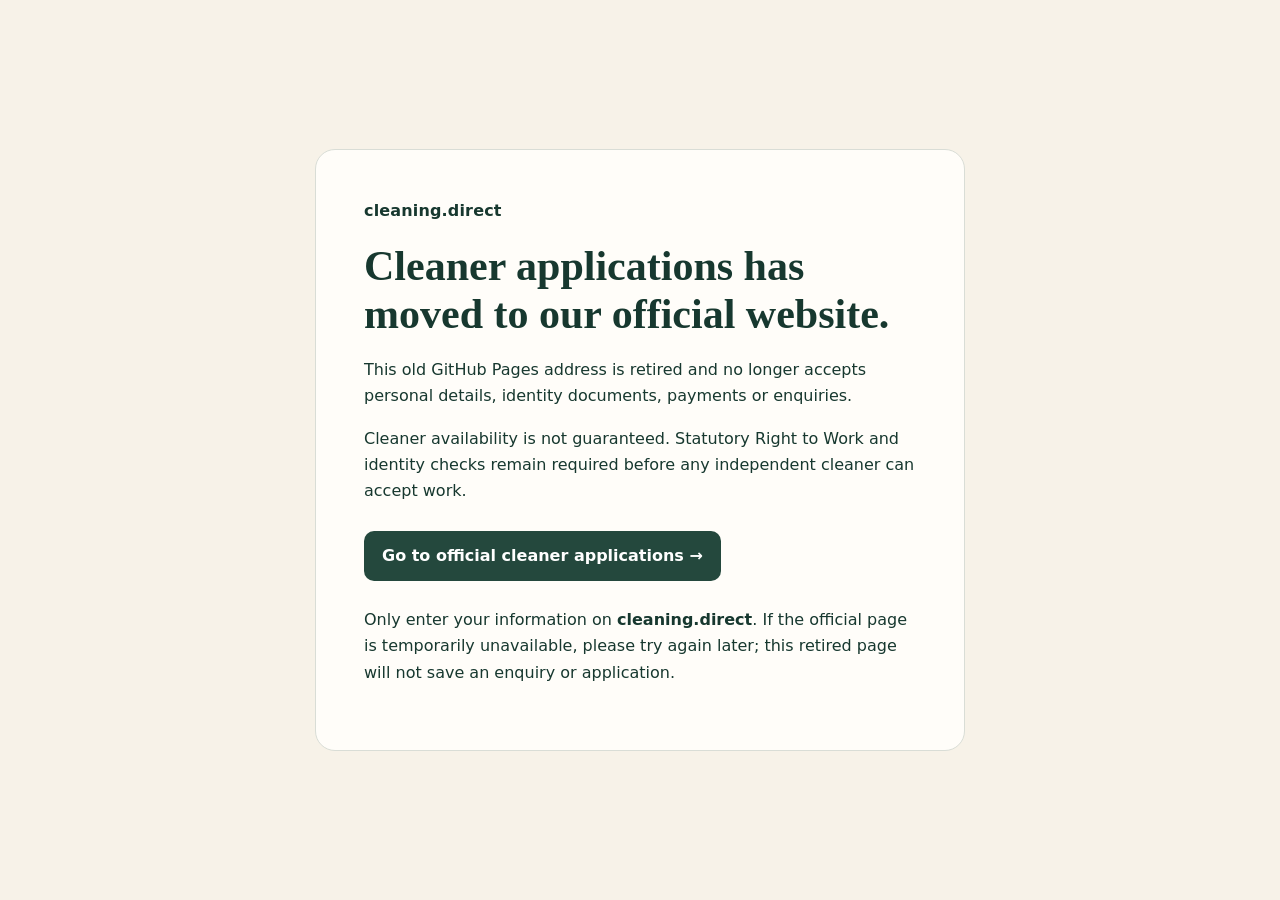
<file: index.html>
<!doctype html>
<html lang="en-GB">
<head>
  <meta charset="utf-8">
  <meta name="viewport" content="width=device-width, initial-scale=1">
  <meta name="robots" content="noindex,nofollow">
  <meta name="referrer" content="no-referrer">
  <meta name="theme-color" content="#24483d">
  <link rel="canonical" href="https://cleaning.direct/cleaners/apply">
  <title>Cleaner applications has moved | Cleaning.direct</title>
  <style>
    *{box-sizing:border-box}body{margin:0;min-height:100vh;display:grid;place-items:center;
    background:#f7f2e8;color:#17382f;font:16px/1.65 system-ui,-apple-system,sans-serif;padding:24px}
    main{max-width:650px;background:#fffdf9;padding:clamp(24px,5vw,48px);border:1px solid #d9ddd6;border-radius:20px}
    h1{font:700 clamp(29px,5vw,42px)/1.15 Georgia,serif;margin:18px 0}
    .brand{font-weight:800;letter-spacing:.01em}.button{display:inline-block;color:white;background:#24483d;
    border-radius:10px;padding:12px 18px;font-weight:750;text-decoration:none;margin:10px 0}
    a:focus-visible{outline:3px solid #b66a50;outline-offset:3px}
  </style>
</head>
<body>
  <main>
    <div class="brand">cleaning.direct</div>
    <h1>Cleaner applications has moved to our official website.</h1>
    <p>This old GitHub Pages address is retired and no longer accepts personal details, identity documents, payments or enquiries.</p>
    <p>Cleaner availability is not guaranteed. Statutory Right to Work and identity checks remain required before any independent cleaner can accept work.</p>
    <a class="button" href="https://cleaning.direct/cleaners/apply" rel="noreferrer">Go to official cleaner applications →</a>
    <p>Only enter your information on <strong>cleaning.direct</strong>. If the official page is temporarily unavailable, please try again later; this retired page will not save an enquiry or application.</p>
  </main>
</body>
</html>
</file>
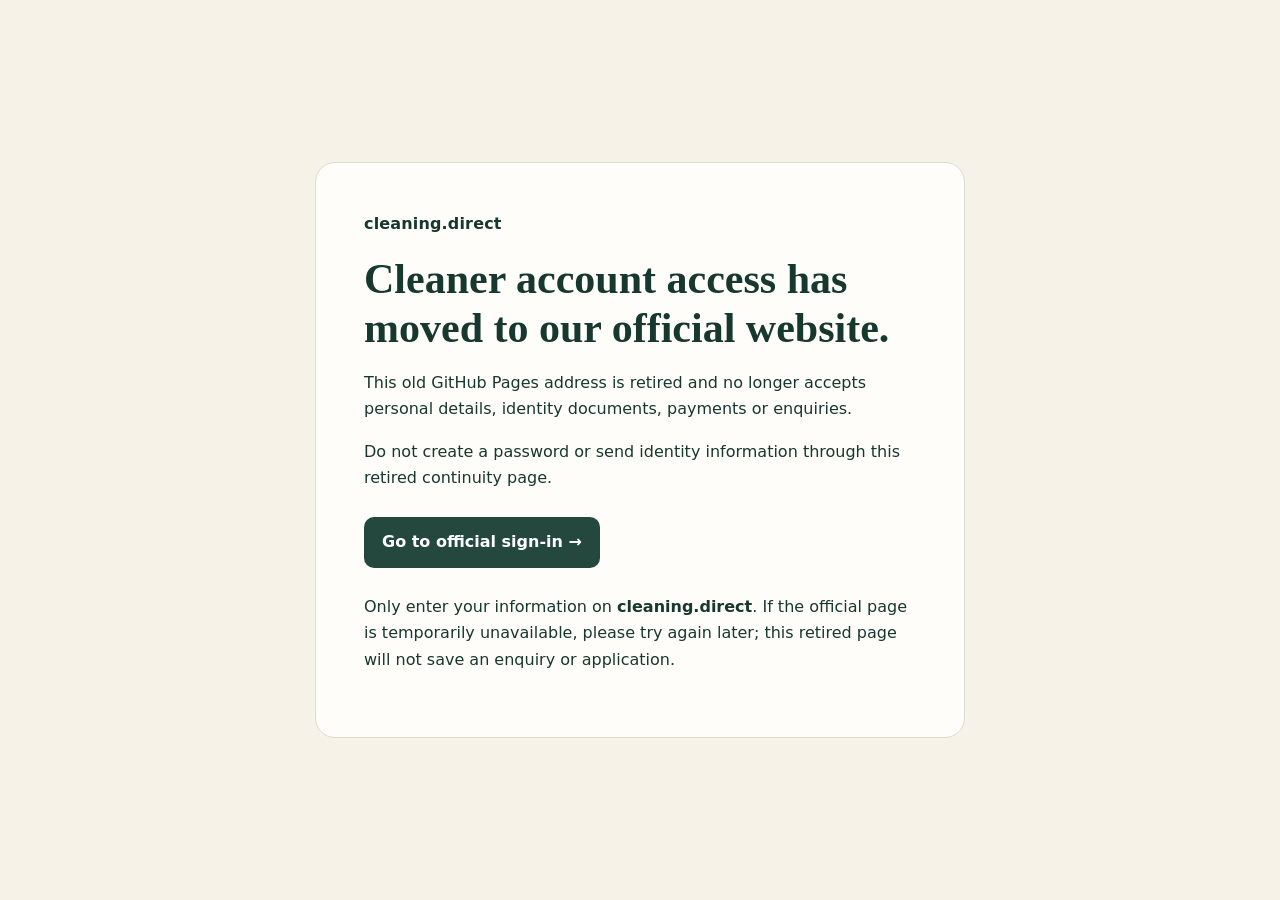
<file: account/index.html>
<!doctype html>
<html lang="en-GB">
<head>
  <meta charset="utf-8">
  <meta name="viewport" content="width=device-width, initial-scale=1">
  <meta name="robots" content="noindex,nofollow">
  <meta name="referrer" content="no-referrer">
  <meta name="theme-color" content="#24483d">
  <link rel="canonical" href="https://cleaning.direct/login">
  <title>Cleaner account access has moved | Cleaning.direct</title>
  <style>
    *{box-sizing:border-box}body{margin:0;min-height:100vh;display:grid;place-items:center;
    background:#f7f2e8;color:#17382f;font:16px/1.65 system-ui,-apple-system,sans-serif;padding:24px}
    main{max-width:650px;background:#fffdf9;padding:clamp(24px,5vw,48px);border:1px solid #d9ddd6;border-radius:20px}
    h1{font:700 clamp(29px,5vw,42px)/1.15 Georgia,serif;margin:18px 0}
    .brand{font-weight:800;letter-spacing:.01em}.button{display:inline-block;color:white;background:#24483d;
    border-radius:10px;padding:12px 18px;font-weight:750;text-decoration:none;margin:10px 0}
    a:focus-visible{outline:3px solid #b66a50;outline-offset:3px}
  </style>
</head>
<body>
  <main>
    <div class="brand">cleaning.direct</div>
    <h1>Cleaner account access has moved to our official website.</h1>
    <p>This old GitHub Pages address is retired and no longer accepts personal details, identity documents, payments or enquiries.</p>
    <p>Do not create a password or send identity information through this retired continuity page.</p>
    <a class="button" href="https://cleaning.direct/login" rel="noreferrer">Go to official sign-in →</a>
    <p>Only enter your information on <strong>cleaning.direct</strong>. If the official page is temporarily unavailable, please try again later; this retired page will not save an enquiry or application.</p>
  </main>
</body>
</html>
</file>
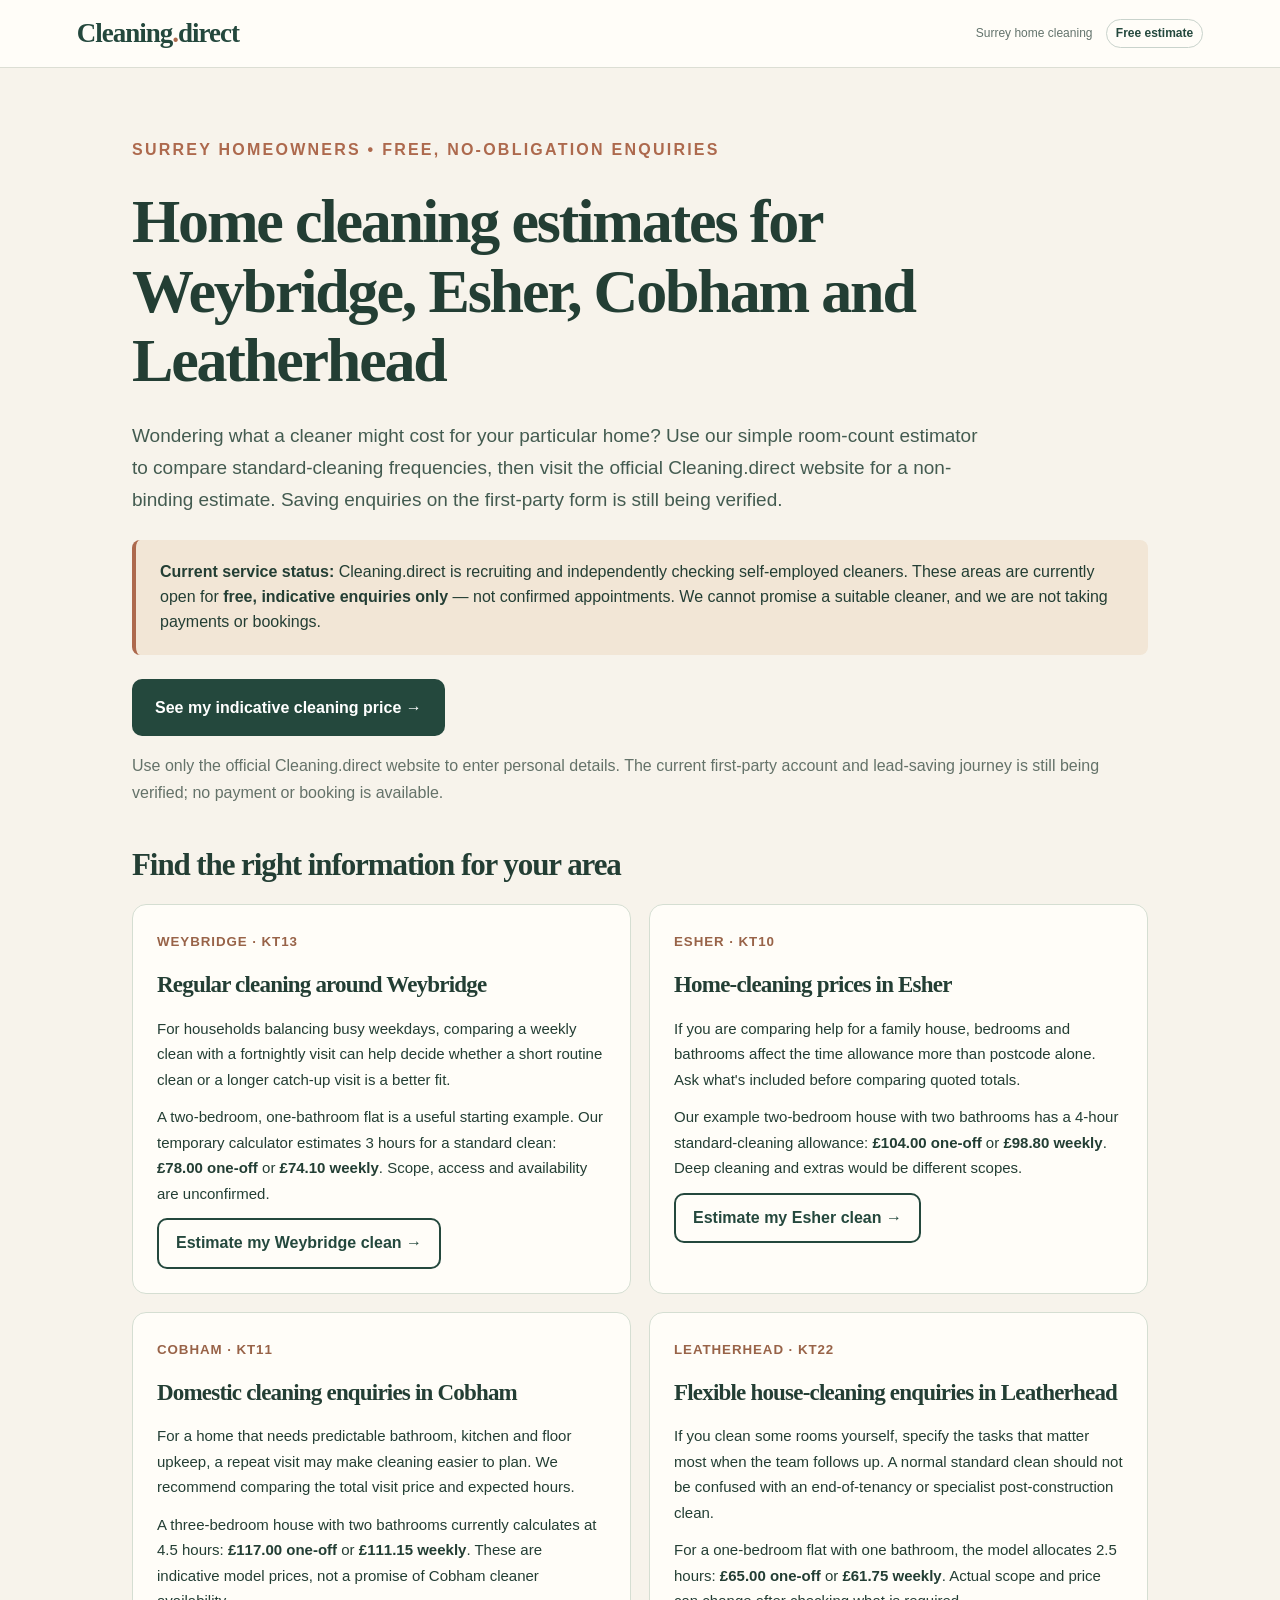
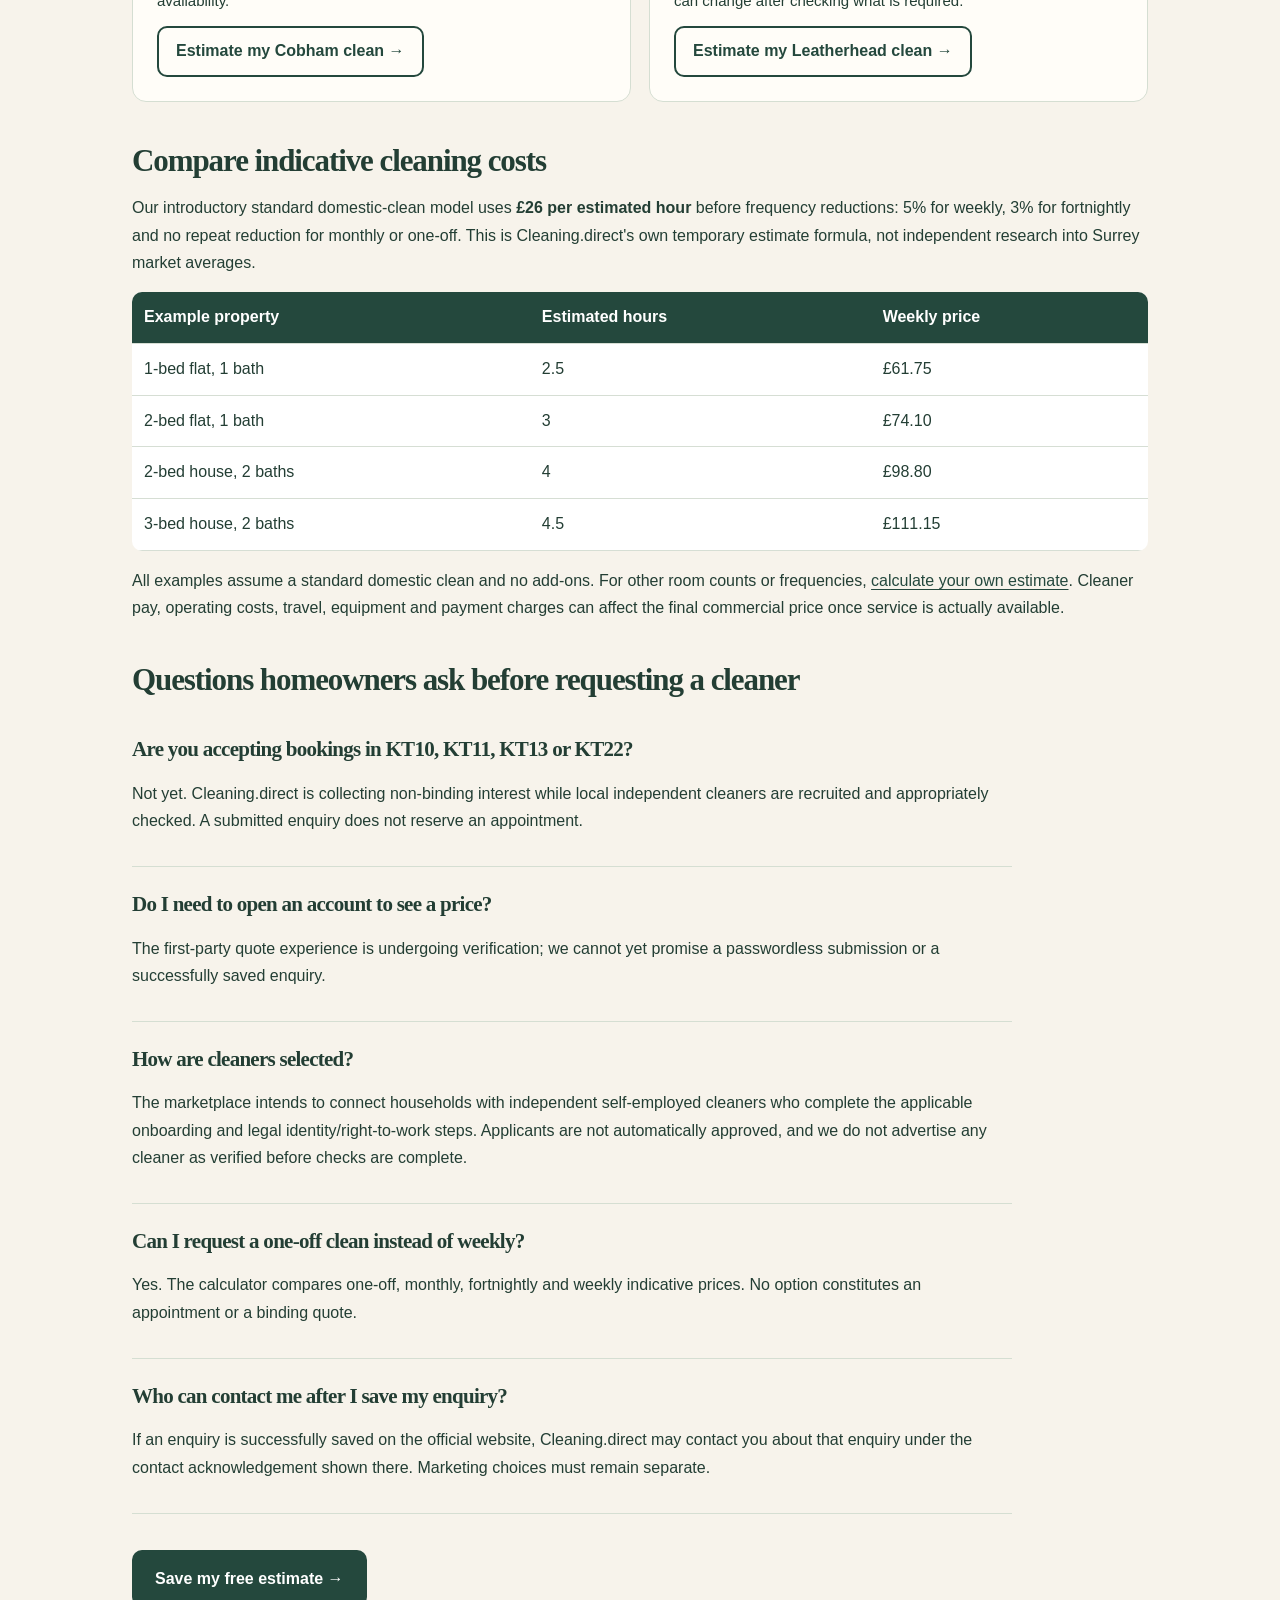
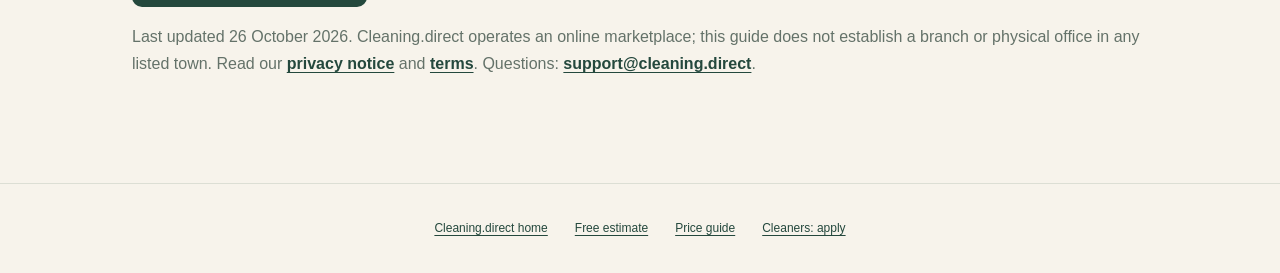
<file: areas/index.html>
<!doctype html>
<html lang="en-GB">
<head>
<meta charset="utf-8"><meta name="viewport" content="width=device-width, initial-scale=1">
<title>Domestic cleaning estimates in Weybridge, Esher, Cobham & Leatherhead | Cleaning.direct</title>
<meta name="description" content="See indicative domestic cleaning prices for Weybridge, Esher, Cobham and Leatherhead homes, compare weekly vs fortnightly cleaning, and save a free enquiry. No account or payment.">
<meta name="robots" content="index,follow">
<meta name="theme-color" content="#24483d">
<meta property="og:type" content="article"><meta property="og:site_name" content="Cleaning.direct">
<meta property="og:title" content="Surrey home cleaning: local price guide and free estimate">
<meta property="og:description" content="What could weekly or fortnightly cleaning cost for your Surrey home? Compare realistic time allowances and leave a free, non-binding enquiry.">
<meta property="og:url" content="https://lou4yo.github.io/cleaning-direct-apply/areas/">
<meta property="og:image" content="https://cleaning.direct/cleaning-direct-hero.webp">
<link rel="canonical" href="https://lou4yo.github.io/cleaning-direct-apply/areas/">
<link rel="stylesheet" href="../quote/styles.css">
<style>
.area-shell{max-width:1060px;margin:0 auto;padding:52px 22px 90px}
.area-shell h1{font-size:clamp(36px,6vw,62px);max-width:890px}.area-shell h2{font-size:31px;margin:42px 0 14px}
.area-shell h3{font-size:23px;margin:18px 0}.area-shell p,.area-shell li{font-size:16px;line-height:1.7}
.area-shell .intro-text{max-width:860px;font-size:19px;color:#435b50}
.area-grid{display:grid;grid-template-columns:repeat(2,minmax(0,1fr));gap:18px;margin-top:21px}
.area{border:1px solid #d5ded2;border-radius:14px;background:#fffdf8;padding:24px}
.area small{color:#986348;font-weight:800;text-transform:uppercase;letter-spacing:.07em}
.area p{font-size:15px;margin:12px 0}
.big-link{display:inline-flex;min-height:48px;align-items:center;text-decoration:none;border:2px solid #24483d;padding:11px 17px;border-radius:10px;font-weight:760}
.big-link:hover{background:#e8eee8}
.primary-link{background:#24483d;color:#fff;border:0;padding:15px 23px;font-weight:800}
.primary-link:hover{background:#34624d;color:white}
.article-note{padding:20px 24px;background:#f2e6d6;border-left:4px solid #ad694d;margin:24px 0;border-radius:8px}
.area-shell table{width:100%;border-collapse:collapse;background:#fff;border-radius:10px;overflow:hidden}
.area-shell th{background:#24483d;color:#fff}.area-shell td,.area-shell th{padding:13px 12px;text-align:left;border-bottom:1px solid #d6ded4}
.answer{max-width:880px;border-bottom:1px solid #d5ded2;padding:8px 0 16px}
.answer h3{font-size:21px}
@media(max-width:690px){.area-grid{grid-template-columns:1fr}.area-shell{padding:34px 18px}.area-shell td,.area-shell th{font-size:13px;padding:10px 7px}}
</style>
</head>
<body>
<a class="skip" href="#main">Skip to local cleaning guide</a>
<header class="topbar"><a class="brand" href="https://cleaning.direct/">Cleaning<span class="dot">.</span>direct</a><div class="tag">Surrey home cleaning <span class="badge">Free estimate</span></div></header>
<main class="area-shell" id="main">
<p class="eyebrow">Surrey homeowners • Free, no-obligation enquiries</p>
<h1>Home cleaning estimates for Weybridge, Esher, Cobham and Leatherhead</h1>
<p class="intro-text">Wondering what a cleaner might cost for your particular home? Use our simple room-count estimator to compare standard-cleaning frequencies, then visit the official Cleaning.direct website for a non-binding estimate. Saving enquiries on the first-party form is still being verified.</p>
<div class="article-note"><strong>Current service status:</strong> Cleaning.direct is recruiting and independently checking self-employed cleaners. These areas are currently open for <strong>free, indicative enquiries only</strong> — not confirmed appointments. We cannot promise a suitable cleaner, and we are not taking payments or bookings.</div>
<p><a class="big-link primary-link" href="https://cleaning.direct/book?utm_source=organic&utm_medium=local_guide&utm_campaign=surrey_homes">See my indicative cleaning price →</a></p>
<p class="fine">Use only the official Cleaning.direct website to enter personal details. The current first-party account and lead-saving journey is still being verified; no payment or booking is available.</p>

<h2>Find the right information for your area</h2>
<div class="area-grid">
<section class="area" id="weybridge"><small>Weybridge · KT13</small><h3>Regular cleaning around Weybridge</h3>
<p>For households balancing busy weekdays, comparing a weekly clean with a fortnightly visit can help decide whether a short routine clean or a longer catch-up visit is a better fit.</p>
<p>A two-bedroom, one-bathroom flat is a useful starting example. Our temporary calculator estimates 3 hours for a standard clean: <strong>£78.00 one-off</strong> or <strong>£74.10 weekly</strong>. Scope, access and availability are unconfirmed.</p>
<a class="big-link" href="https://cleaning.direct/book?utm_source=organic&utm_medium=local_guide&utm_campaign=weybridge_kt13">Estimate my Weybridge clean →</a></section>
<section class="area" id="esher"><small>Esher · KT10</small><h3>Home-cleaning prices in Esher</h3>
<p>If you are comparing help for a family house, bedrooms and bathrooms affect the time allowance more than postcode alone. Ask what's included before comparing quoted totals.</p>
<p>Our example two-bedroom house with two bathrooms has a 4-hour standard-cleaning allowance: <strong>£104.00 one-off</strong> or <strong>£98.80 weekly</strong>. Deep cleaning and extras would be different scopes.</p>
<a class="big-link" href="https://cleaning.direct/book?utm_source=organic&utm_medium=local_guide&utm_campaign=esher_kt10">Estimate my Esher clean →</a></section>
<section class="area" id="cobham"><small>Cobham · KT11</small><h3>Domestic cleaning enquiries in Cobham</h3>
<p>For a home that needs predictable bathroom, kitchen and floor upkeep, a repeat visit may make cleaning easier to plan. We recommend comparing the total visit price and expected hours.</p>
<p>A three-bedroom house with two bathrooms currently calculates at 4.5 hours: <strong>£117.00 one-off</strong> or <strong>£111.15 weekly</strong>. These are indicative model prices, not a promise of Cobham cleaner availability.</p>
<a class="big-link" href="https://cleaning.direct/book?utm_source=organic&utm_medium=local_guide&utm_campaign=cobham_kt11">Estimate my Cobham clean →</a></section>
<section class="area" id="leatherhead"><small>Leatherhead · KT22</small><h3>Flexible house-cleaning enquiries in Leatherhead</h3>
<p>If you clean some rooms yourself, specify the tasks that matter most when the team follows up. A normal standard clean should not be confused with an end-of-tenancy or specialist post-construction clean.</p>
<p>For a one-bedroom flat with one bathroom, the model allocates 2.5 hours: <strong>£65.00 one-off</strong> or <strong>£61.75 weekly</strong>. Actual scope and price can change after checking what is required.</p>
<a class="big-link" href="https://cleaning.direct/book?utm_source=organic&utm_medium=local_guide&utm_campaign=leatherhead_kt22">Estimate my Leatherhead clean →</a></section>
</div>

<h2>Compare indicative cleaning costs</h2>
<p>Our introductory standard domestic-clean model uses <strong>£26 per estimated hour</strong> before frequency reductions: 5% for weekly, 3% for fortnightly and no repeat reduction for monthly or one-off. This is Cleaning.direct's own temporary estimate formula, not independent research into Surrey market averages.</p>
<table><thead><tr><th>Example property</th><th>Estimated hours</th><th>Weekly price</th></tr></thead><tbody>
<tr><td>1-bed flat, 1 bath</td><td>2.5</td><td>£61.75</td></tr>
<tr><td>2-bed flat, 1 bath</td><td>3</td><td>£74.10</td></tr>
<tr><td>2-bed house, 2 baths</td><td>4</td><td>£98.80</td></tr>
<tr><td>3-bed house, 2 baths</td><td>4.5</td><td>£111.15</td></tr>
</tbody></table>
<p>All examples assume a standard domestic clean and no add-ons. For other room counts or frequencies, <a href="https://cleaning.direct/book?utm_source=organic&utm_medium=local_guide&utm_campaign=surrey_examples">calculate your own estimate</a>. Cleaner pay, operating costs, travel, equipment and payment charges can affect the final commercial price once service is actually available.</p>

<h2>Questions homeowners ask before requesting a cleaner</h2>
<section class="answer"><h3>Are you accepting bookings in KT10, KT11, KT13 or KT22?</h3><p>Not yet. Cleaning.direct is collecting non-binding interest while local independent cleaners are recruited and appropriately checked. A submitted enquiry does not reserve an appointment.</p></section>
<section class="answer"><h3>Do I need to open an account to see a price?</h3><p>The first-party quote experience is undergoing verification; we cannot yet promise a passwordless submission or a successfully saved enquiry.</p></section>
<section class="answer"><h3>How are cleaners selected?</h3><p>The marketplace intends to connect households with independent self-employed cleaners who complete the applicable onboarding and legal identity/right-to-work steps. Applicants are not automatically approved, and we do not advertise any cleaner as verified before checks are complete.</p></section>
<section class="answer"><h3>Can I request a one-off clean instead of weekly?</h3><p>Yes. The calculator compares one-off, monthly, fortnightly and weekly indicative prices. No option constitutes an appointment or a binding quote.</p></section>
<section class="answer"><h3>Who can contact me after I save my enquiry?</h3><p>If an enquiry is successfully saved on the official website, Cleaning.direct may contact you about that enquiry under the contact acknowledgement shown there. Marketing choices must remain separate.</p></section>

<p style="margin-top:36px"><a class="big-link primary-link" href="https://cleaning.direct/book?utm_source=organic&utm_medium=local_guide&utm_campaign=surrey_bottom">Save my free estimate →</a></p>
<p class="fine">Last updated 26 October 2026. Cleaning.direct operates an online marketplace; this guide does not establish a branch or physical office in any listed town. Read our <a href="https://cleaning.direct/privacy">privacy notice</a> and <a href="https://cleaning.direct/terms">terms</a>. Questions: <a href="mailto:support@cleaning.direct">support@cleaning.direct</a>.</p>
</main>
<footer><a href="https://cleaning.direct/">Cleaning.direct home</a><a href="https://cleaning.direct/book">Free estimate</a><a href="../guides/surrey-domestic-cleaning-prices/">Price guide</a><a href="https://cleaning.direct/cleaners/apply">Cleaners: apply</a></footer>
</body></html>
</file>
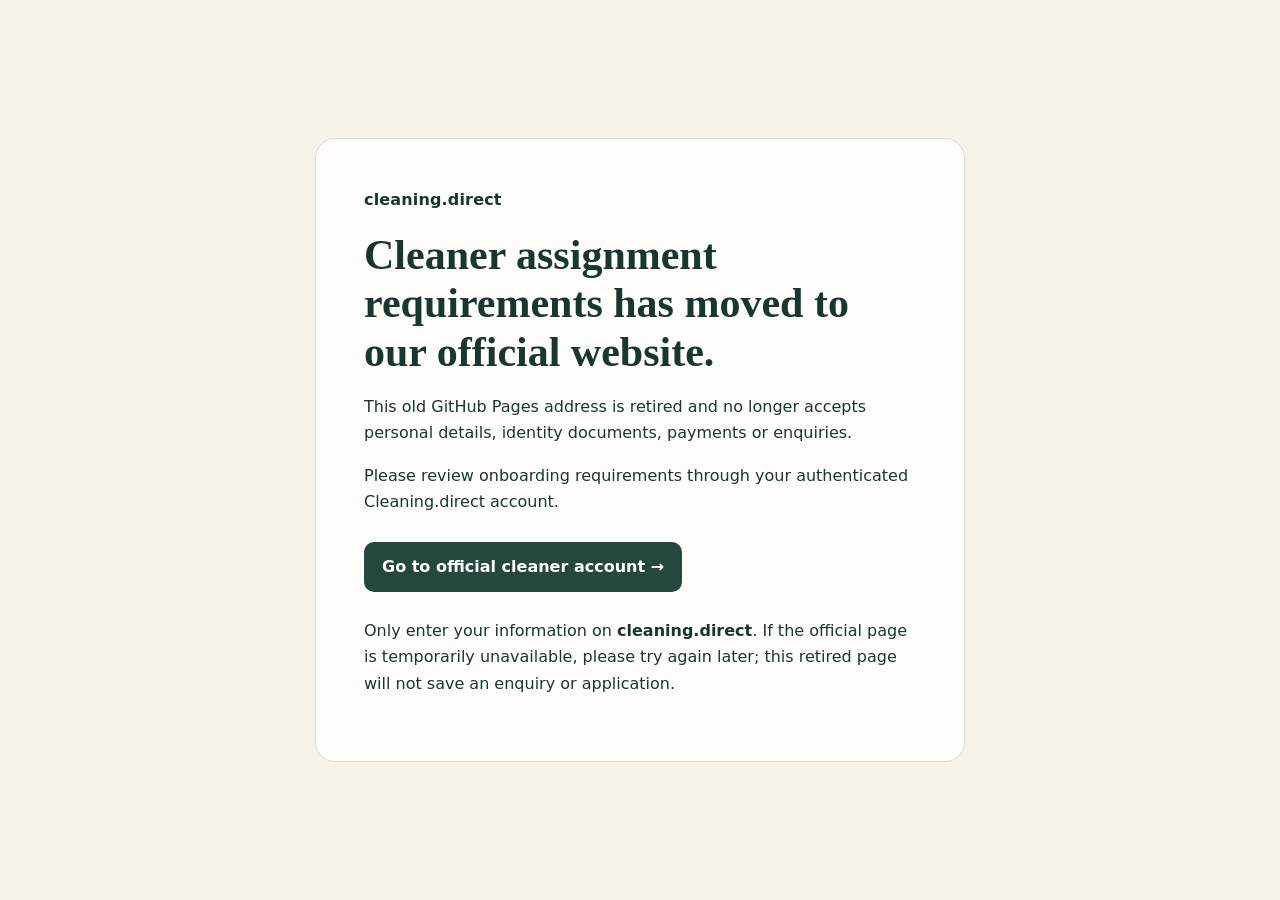
<file: assignment-requirements/index.html>
<!doctype html>
<html lang="en-GB">
<head>
  <meta charset="utf-8">
  <meta name="viewport" content="width=device-width, initial-scale=1">
  <meta name="robots" content="noindex,nofollow">
  <meta name="referrer" content="no-referrer">
  <meta name="theme-color" content="#24483d">
  <link rel="canonical" href="https://cleaning.direct/login">
  <title>Cleaner assignment requirements has moved | Cleaning.direct</title>
  <style>
    *{box-sizing:border-box}body{margin:0;min-height:100vh;display:grid;place-items:center;
    background:#f7f2e8;color:#17382f;font:16px/1.65 system-ui,-apple-system,sans-serif;padding:24px}
    main{max-width:650px;background:#fffdf9;padding:clamp(24px,5vw,48px);border:1px solid #d9ddd6;border-radius:20px}
    h1{font:700 clamp(29px,5vw,42px)/1.15 Georgia,serif;margin:18px 0}
    .brand{font-weight:800;letter-spacing:.01em}.button{display:inline-block;color:white;background:#24483d;
    border-radius:10px;padding:12px 18px;font-weight:750;text-decoration:none;margin:10px 0}
    a:focus-visible{outline:3px solid #b66a50;outline-offset:3px}
  </style>
</head>
<body>
  <main>
    <div class="brand">cleaning.direct</div>
    <h1>Cleaner assignment requirements has moved to our official website.</h1>
    <p>This old GitHub Pages address is retired and no longer accepts personal details, identity documents, payments or enquiries.</p>
    <p>Please review onboarding requirements through your authenticated Cleaning.direct account.</p>
    <a class="button" href="https://cleaning.direct/login" rel="noreferrer">Go to official cleaner account →</a>
    <p>Only enter your information on <strong>cleaning.direct</strong>. If the official page is temporarily unavailable, please try again later; this retired page will not save an enquiry or application.</p>
  </main>
</body>
</html>
</file>
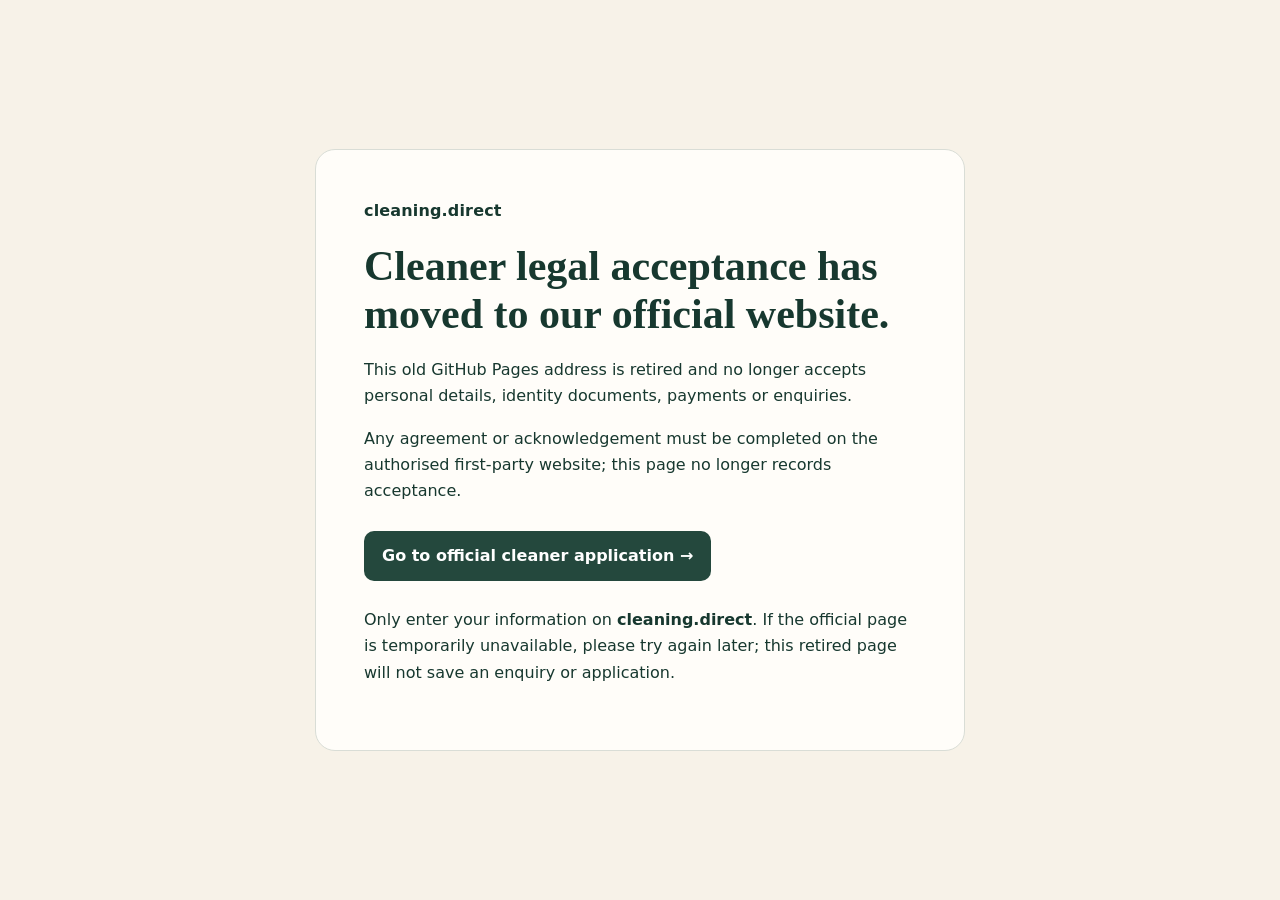
<file: legal-pack/index.html>
<!doctype html>
<html lang="en-GB">
<head>
  <meta charset="utf-8">
  <meta name="viewport" content="width=device-width, initial-scale=1">
  <meta name="robots" content="noindex,nofollow">
  <meta name="referrer" content="no-referrer">
  <meta name="theme-color" content="#24483d">
  <link rel="canonical" href="https://cleaning.direct/cleaners/apply">
  <title>Cleaner legal acceptance has moved | Cleaning.direct</title>
  <style>
    *{box-sizing:border-box}body{margin:0;min-height:100vh;display:grid;place-items:center;
    background:#f7f2e8;color:#17382f;font:16px/1.65 system-ui,-apple-system,sans-serif;padding:24px}
    main{max-width:650px;background:#fffdf9;padding:clamp(24px,5vw,48px);border:1px solid #d9ddd6;border-radius:20px}
    h1{font:700 clamp(29px,5vw,42px)/1.15 Georgia,serif;margin:18px 0}
    .brand{font-weight:800;letter-spacing:.01em}.button{display:inline-block;color:white;background:#24483d;
    border-radius:10px;padding:12px 18px;font-weight:750;text-decoration:none;margin:10px 0}
    a:focus-visible{outline:3px solid #b66a50;outline-offset:3px}
  </style>
</head>
<body>
  <main>
    <div class="brand">cleaning.direct</div>
    <h1>Cleaner legal acceptance has moved to our official website.</h1>
    <p>This old GitHub Pages address is retired and no longer accepts personal details, identity documents, payments or enquiries.</p>
    <p>Any agreement or acknowledgement must be completed on the authorised first-party website; this page no longer records acceptance.</p>
    <a class="button" href="https://cleaning.direct/cleaners/apply" rel="noreferrer">Go to official cleaner application →</a>
    <p>Only enter your information on <strong>cleaning.direct</strong>. If the official page is temporarily unavailable, please try again later; this retired page will not save an enquiry or application.</p>
  </main>
</body>
</html>
</file>
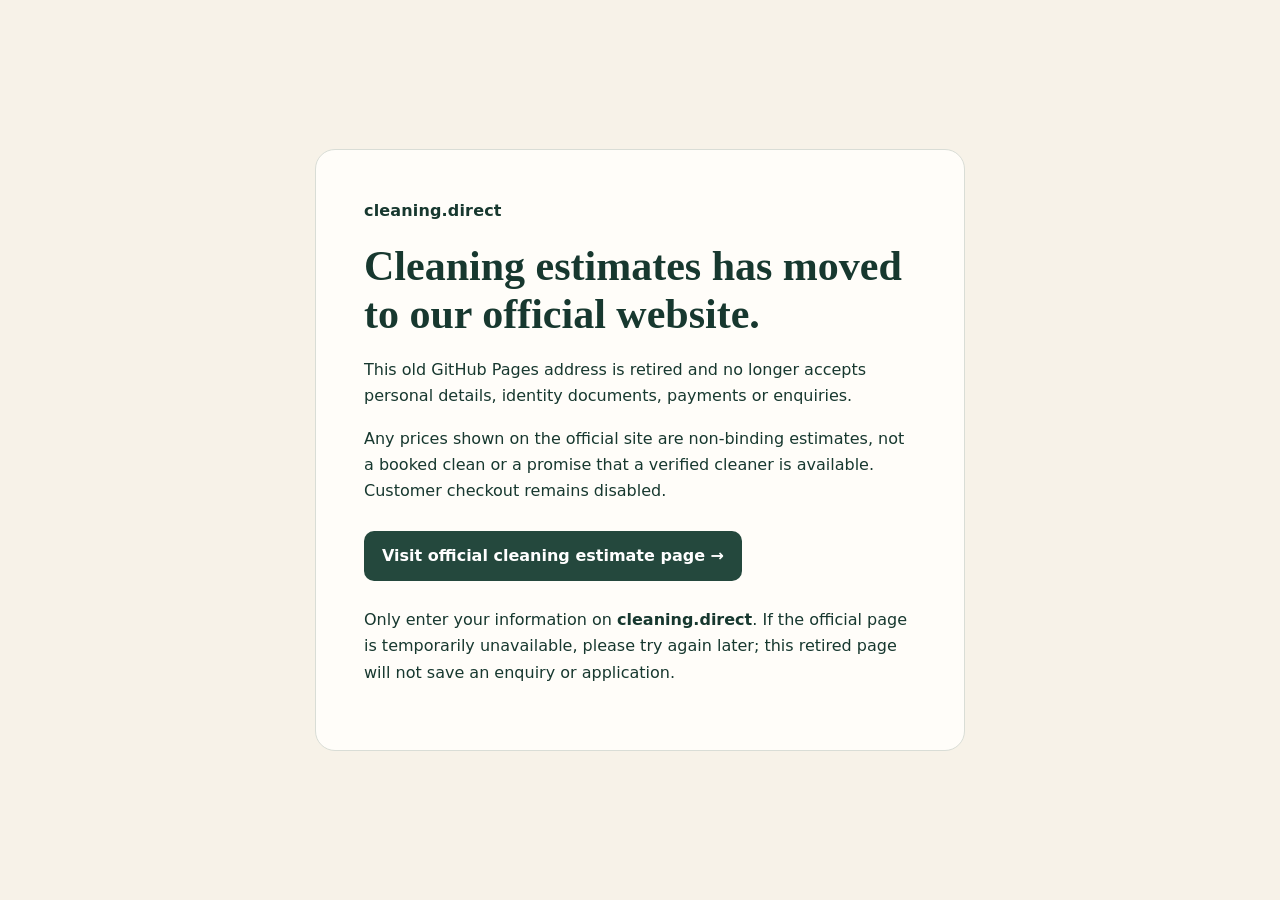
<file: quote/index.html>
<!doctype html>
<html lang="en-GB">
<head>
  <meta charset="utf-8">
  <meta name="viewport" content="width=device-width, initial-scale=1">
  <meta name="robots" content="noindex,nofollow">
  <meta name="referrer" content="no-referrer">
  <meta name="theme-color" content="#24483d">
  <link rel="canonical" href="https://cleaning.direct/book">
  <title>Cleaning estimates has moved | Cleaning.direct</title>
  <style>
    *{box-sizing:border-box}body{margin:0;min-height:100vh;display:grid;place-items:center;
    background:#f7f2e8;color:#17382f;font:16px/1.65 system-ui,-apple-system,sans-serif;padding:24px}
    main{max-width:650px;background:#fffdf9;padding:clamp(24px,5vw,48px);border:1px solid #d9ddd6;border-radius:20px}
    h1{font:700 clamp(29px,5vw,42px)/1.15 Georgia,serif;margin:18px 0}
    .brand{font-weight:800;letter-spacing:.01em}.button{display:inline-block;color:white;background:#24483d;
    border-radius:10px;padding:12px 18px;font-weight:750;text-decoration:none;margin:10px 0}
    a:focus-visible{outline:3px solid #b66a50;outline-offset:3px}
  </style>
</head>
<body>
  <main>
    <div class="brand">cleaning.direct</div>
    <h1>Cleaning estimates has moved to our official website.</h1>
    <p>This old GitHub Pages address is retired and no longer accepts personal details, identity documents, payments or enquiries.</p>
    <p>Any prices shown on the official site are non-binding estimates, not a booked clean or a promise that a verified cleaner is available. Customer checkout remains disabled.</p>
    <a class="button" href="https://cleaning.direct/book" rel="noreferrer">Visit official cleaning estimate page →</a>
    <p>Only enter your information on <strong>cleaning.direct</strong>. If the official page is temporarily unavailable, please try again later; this retired page will not save an enquiry or application.</p>
  </main>
</body>
</html>
</file>
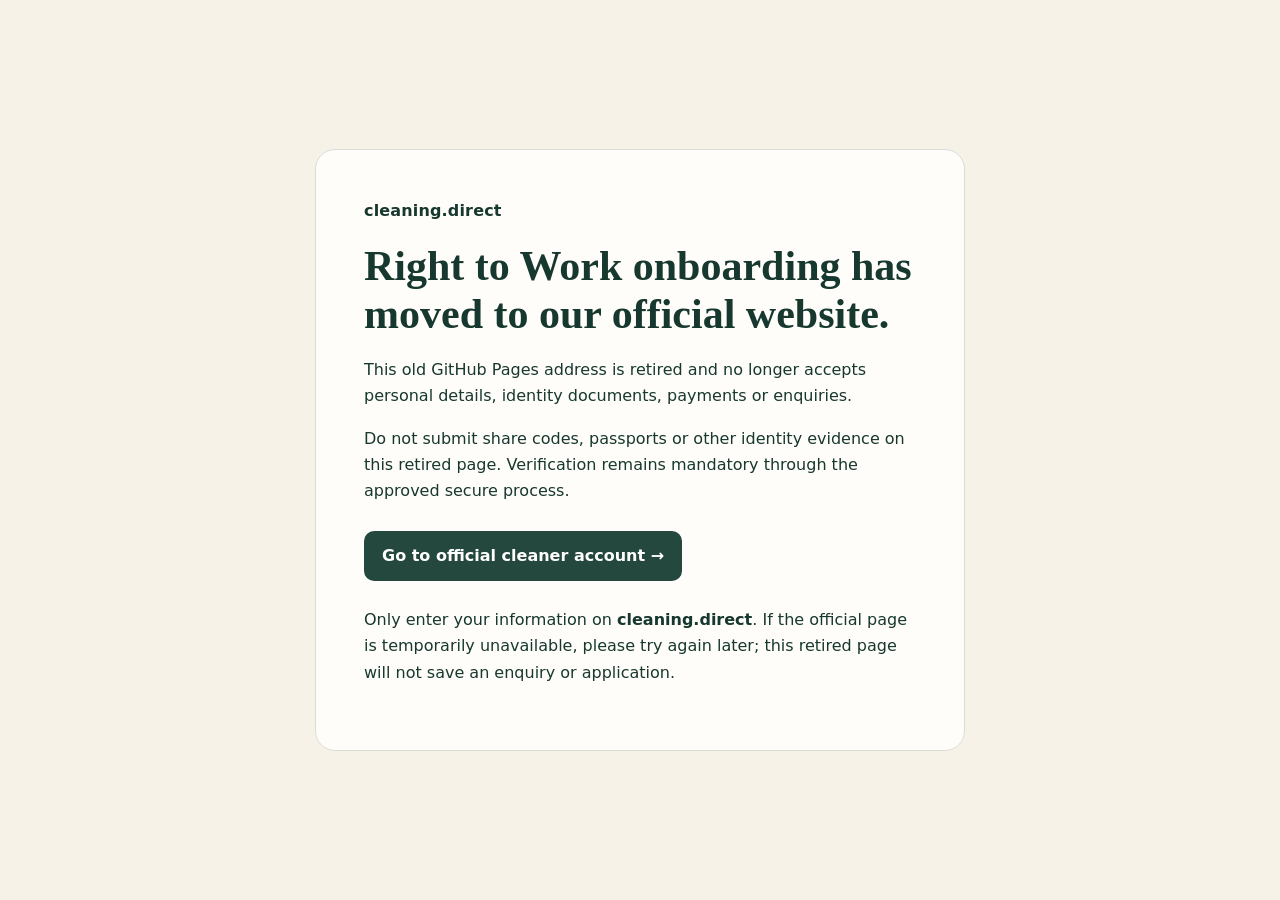
<file: rtw/index.html>
<!doctype html>
<html lang="en-GB">
<head>
  <meta charset="utf-8">
  <meta name="viewport" content="width=device-width, initial-scale=1">
  <meta name="robots" content="noindex,nofollow">
  <meta name="referrer" content="no-referrer">
  <meta name="theme-color" content="#24483d">
  <link rel="canonical" href="https://cleaning.direct/login">
  <title>Right to Work onboarding has moved | Cleaning.direct</title>
  <style>
    *{box-sizing:border-box}body{margin:0;min-height:100vh;display:grid;place-items:center;
    background:#f7f2e8;color:#17382f;font:16px/1.65 system-ui,-apple-system,sans-serif;padding:24px}
    main{max-width:650px;background:#fffdf9;padding:clamp(24px,5vw,48px);border:1px solid #d9ddd6;border-radius:20px}
    h1{font:700 clamp(29px,5vw,42px)/1.15 Georgia,serif;margin:18px 0}
    .brand{font-weight:800;letter-spacing:.01em}.button{display:inline-block;color:white;background:#24483d;
    border-radius:10px;padding:12px 18px;font-weight:750;text-decoration:none;margin:10px 0}
    a:focus-visible{outline:3px solid #b66a50;outline-offset:3px}
  </style>
</head>
<body>
  <main>
    <div class="brand">cleaning.direct</div>
    <h1>Right to Work onboarding has moved to our official website.</h1>
    <p>This old GitHub Pages address is retired and no longer accepts personal details, identity documents, payments or enquiries.</p>
    <p>Do not submit share codes, passports or other identity evidence on this retired page. Verification remains mandatory through the approved secure process.</p>
    <a class="button" href="https://cleaning.direct/login" rel="noreferrer">Go to official cleaner account →</a>
    <p>Only enter your information on <strong>cleaning.direct</strong>. If the official page is temporarily unavailable, please try again later; this retired page will not save an enquiry or application.</p>
  </main>
</body>
</html>
</file>
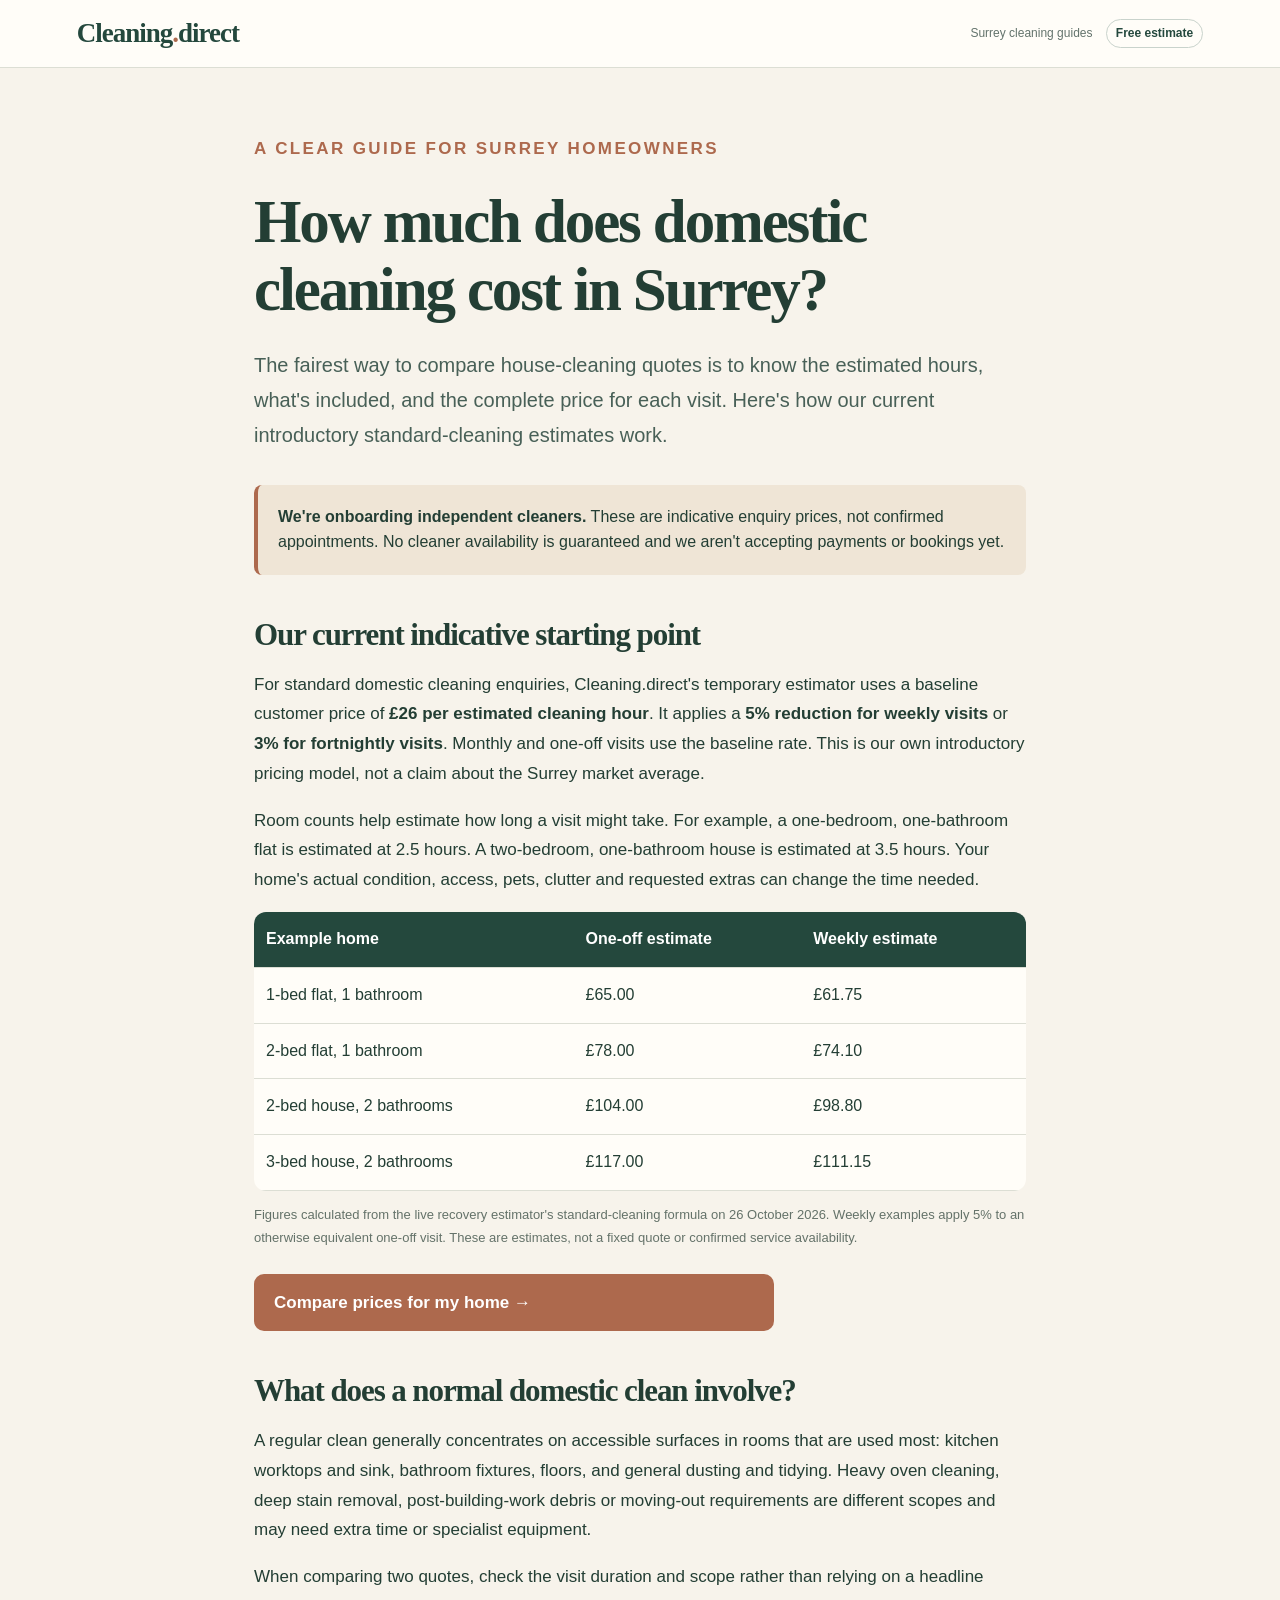
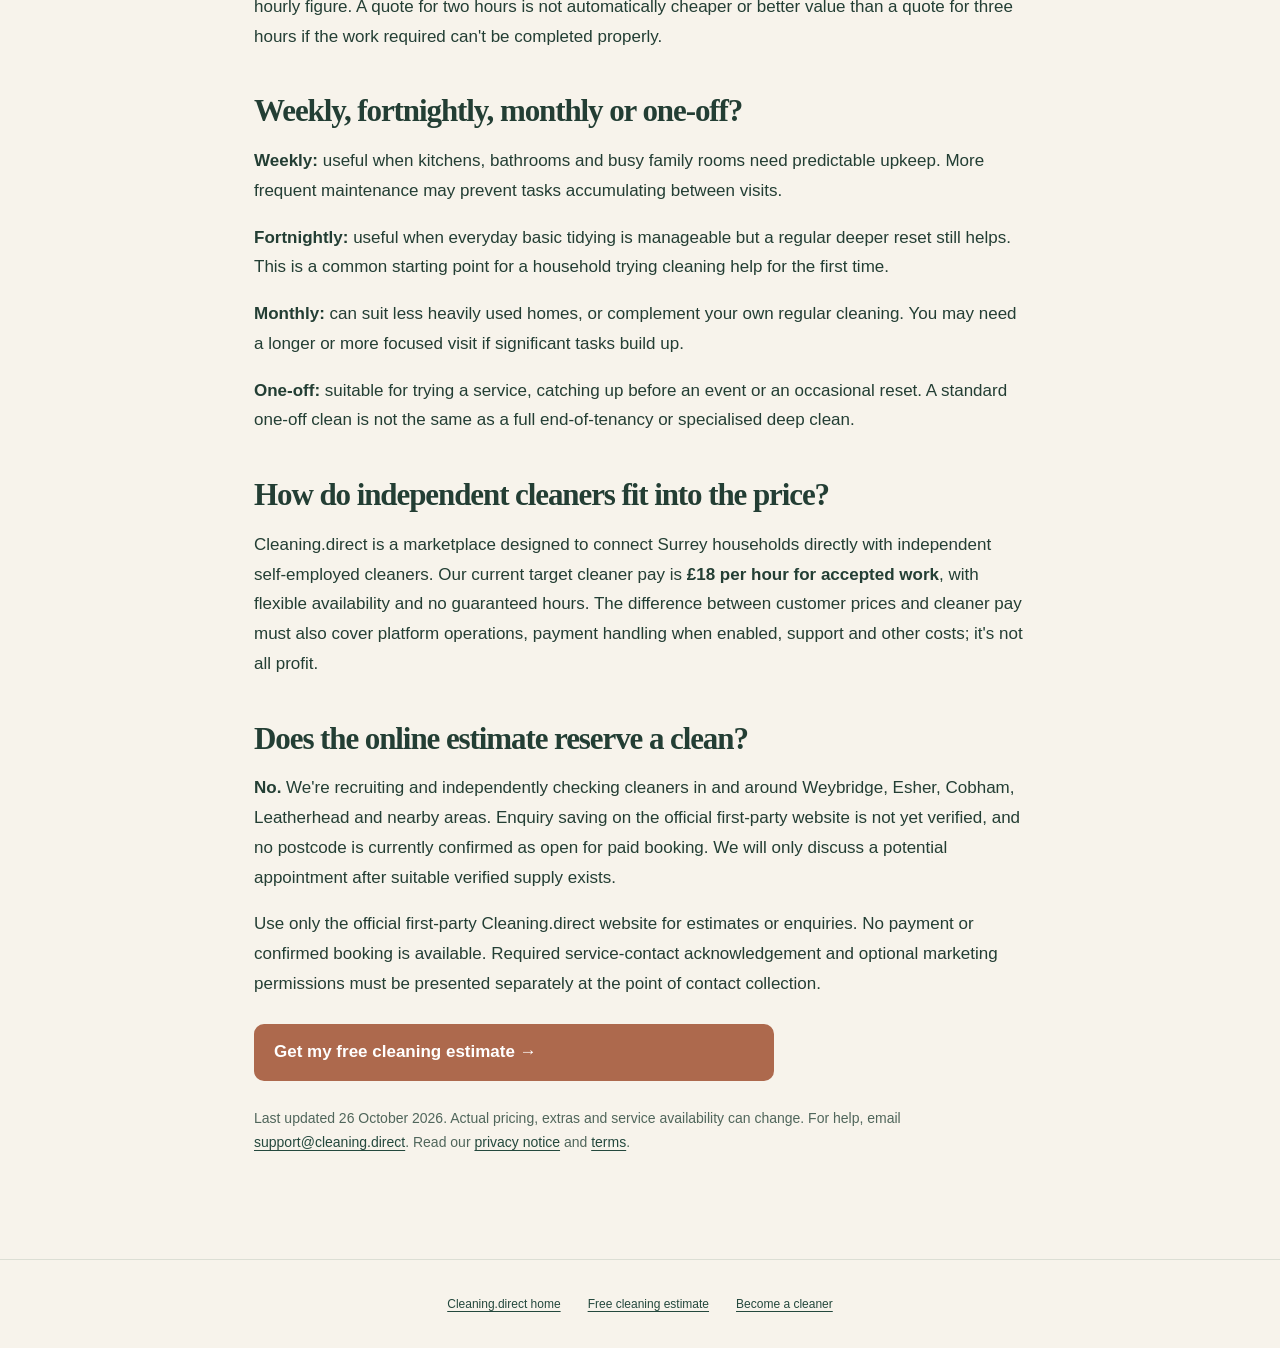
<file: guides/surrey-domestic-cleaning-prices/index.html>
<!doctype html>
<html lang="en-GB">
<head>
<meta charset="utf-8"><meta name="viewport" content="width=device-width,initial-scale=1">
<meta name="description" content="Understand Cleaning.direct's indicative Surrey domestic cleaning prices, what affects cleaning time, and how weekly and fortnightly visits compare.">
<meta name="robots" content="index,follow">
<meta name="theme-color" content="#24483d">
<title>How much does domestic cleaning cost in Surrey? | Cleaning.direct</title>
<link rel="stylesheet" href="../../quote/styles.css">
<style>.guide-shell{max-width:820px;margin:0 auto;padding:46px 24px 90px}.guide-shell h1{font-size:clamp(38px,6vw,61px)}.guide-shell h2{font-size:31px;margin:43px 0 12px}.guide-shell h3{font-size:24px}.guide-shell p,.guide-shell li{font-size:17px;line-height:1.75}.guide-shell .fine{font-size:13px}.lead{font-size:20px!important;color:#486057}.eyebrow{margin-top:20px}.guide-shell table{border-collapse:collapse;width:100%;background:#fffdf8;border-radius:12px;overflow:hidden}.guide-shell th,.guide-shell td{padding:15px 12px;text-align:left;border-bottom:1px solid #dcded4}.guide-shell th{background:#24483d;color:white}.guide-shell .cta{max-width:520px;text-decoration:none;margin:25px 0}.callout{background:#efe5d6;padding:20px;border-left:4px solid #ad694d;border-radius:8px;margin:32px 0}.disclaimer{font-size:14px!important;color:#50665b}@media(max-width:520px){.guide-shell{padding:28px 18px 50px}.guide-shell th,.guide-shell td{padding:10px 7px;font-size:13px}}</style>
</head>
<body>
<a class="skip" href="#main">Skip to content</a>
<header class="topbar"><a class="brand" href="https://cleaning.direct/">Cleaning<span class="dot">.</span>direct</a><div class="tag">Surrey cleaning guides <span class="badge">Free estimate</span></div></header>
<main id="main" class="guide-shell">
<p class="eyebrow">A clear guide for Surrey homeowners</p>
<h1>How much does domestic cleaning cost in Surrey?</h1>
<p class="lead">The fairest way to compare house-cleaning quotes is to know the estimated hours, what's included, and the complete price for each visit. Here's how our current introductory standard-cleaning estimates work.</p>
<div class="callout"><strong>We're onboarding independent cleaners.</strong> These are indicative enquiry prices, not confirmed appointments. No cleaner availability is guaranteed and we aren't accepting payments or bookings yet.</div>
<h2>Our current indicative starting point</h2>
<p>For standard domestic cleaning enquiries, Cleaning.direct's temporary estimator uses a baseline customer price of <strong>£26 per estimated cleaning hour</strong>. It applies a <strong>5% reduction for weekly visits</strong> or <strong>3% for fortnightly visits</strong>. Monthly and one-off visits use the baseline rate. This is our own introductory pricing model, not a claim about the Surrey market average.</p>
<p>Room counts help estimate how long a visit might take. For example, a one-bedroom, one-bathroom flat is estimated at 2.5 hours. A two-bedroom, one-bathroom house is estimated at 3.5 hours. Your home's actual condition, access, pets, clutter and requested extras can change the time needed.</p>
<table>
<thead><tr><th>Example home</th><th>One-off estimate</th><th>Weekly estimate</th></tr></thead>
<tbody>
<tr><td>1-bed flat, 1 bathroom</td><td>£65.00</td><td>£61.75</td></tr>
<tr><td>2-bed flat, 1 bathroom</td><td>£78.00</td><td>£74.10</td></tr>
<tr><td>2-bed house, 2 bathrooms</td><td>£104.00</td><td>£98.80</td></tr>
<tr><td>3-bed house, 2 bathrooms</td><td>£117.00</td><td>£111.15</td></tr>
</tbody></table>
<p class="fine">Figures calculated from the live recovery estimator's standard-cleaning formula on 26 October 2026. Weekly examples apply 5% to an otherwise equivalent one-off visit. These are estimates, not a fixed quote or confirmed service availability.</p>
<a class="cta" href="https://cleaning.direct/book?utm_source=guide&utm_medium=organic&utm_campaign=surrey_cleaning_price_guide">Compare prices for my home →</a>
<h2>What does a normal domestic clean involve?</h2>
<p>A regular clean generally concentrates on accessible surfaces in rooms that are used most: kitchen worktops and sink, bathroom fixtures, floors, and general dusting and tidying. Heavy oven cleaning, deep stain removal, post-building-work debris or moving-out requirements are different scopes and may need extra time or specialist equipment.</p>
<p>When comparing two quotes, check the visit duration and scope rather than relying on a headline hourly figure. A quote for two hours is not automatically cheaper or better value than a quote for three hours if the work required can't be completed properly.</p>
<h2>Weekly, fortnightly, monthly or one-off?</h2>
<p><strong>Weekly:</strong> useful when kitchens, bathrooms and busy family rooms need predictable upkeep. More frequent maintenance may prevent tasks accumulating between visits.</p>
<p><strong>Fortnightly:</strong> useful when everyday basic tidying is manageable but a regular deeper reset still helps. This is a common starting point for a household trying cleaning help for the first time.</p>
<p><strong>Monthly:</strong> can suit less heavily used homes, or complement your own regular cleaning. You may need a longer or more focused visit if significant tasks build up.</p>
<p><strong>One-off:</strong> suitable for trying a service, catching up before an event or an occasional reset. A standard one-off clean is not the same as a full end-of-tenancy or specialised deep clean.</p>
<h2>How do independent cleaners fit into the price?</h2>
<p>Cleaning.direct is a marketplace designed to connect Surrey households directly with independent self-employed cleaners. Our current target cleaner pay is <strong>£18 per hour for accepted work</strong>, with flexible availability and no guaranteed hours. The difference between customer prices and cleaner pay must also cover platform operations, payment handling when enabled, support and other costs; it's not all profit.</p>
<h2>Does the online estimate reserve a clean?</h2>
<p><strong>No.</strong> We're recruiting and independently checking cleaners in and around Weybridge, Esher, Cobham, Leatherhead and nearby areas. Enquiry saving on the official first-party website is not yet verified, and no postcode is currently confirmed as open for paid booking. We will only discuss a potential appointment after suitable verified supply exists.</p>
<p>Use only the official first-party Cleaning.direct website for estimates or enquiries. No payment or confirmed booking is available. Required service-contact acknowledgement and optional marketing permissions must be presented separately at the point of contact collection.</p>
<a class="cta" href="https://cleaning.direct/book?utm_source=guide&utm_medium=organic&utm_campaign=surrey_cleaning_price_guide">Get my free cleaning estimate →</a>
<p class="disclaimer">Last updated 26 October 2026. Actual pricing, extras and service availability can change. For help, email <a href="mailto:support@cleaning.direct">support@cleaning.direct</a>. Read our <a href="https://cleaning.direct/privacy">privacy notice</a> and <a href="https://cleaning.direct/terms">terms</a>.</p>
</main>
<footer><a href="https://cleaning.direct/">Cleaning.direct home</a><a href="https://cleaning.direct/book">Free cleaning estimate</a><a href="https://cleaning.direct/cleaners/apply">Become a cleaner</a></footer>
</body></html>
</file>
<file: quote/styles.css>
:root{color-scheme:light;--ink:#233e34;--ever:#24483d;--dull:#63736c;--terra:#ad694d;--cream:#f7f3eb;--line:#dcded4;--white:#fffdf8}
*{box-sizing:border-box}html{font-family:Inter,-apple-system,BlinkMacSystemFont,"Segoe UI",Arial,sans-serif;scroll-behavior:smooth}body{margin:0;background:var(--cream);color:var(--ink);line-height:1.55}a{color:var(--ever);text-underline-offset:3px}a:focus-visible,button:focus-visible,input:focus-visible,select:focus-visible{outline:3px solid #c68c51;outline-offset:3px}.skip{position:absolute;left:-999px}.skip:focus{left:16px;top:16px;background:white;padding:10px;z-index:20}.topbar{display:flex;justify-content:space-between;align-items:center;gap:16px;padding:18px max(6vw,24px);border-bottom:1px solid var(--line);background:var(--white)}.brand{font:700 27px Georgia,serif;letter-spacing:-1px;text-decoration:none}.dot{color:var(--terra)}.tag{font-size:12px;color:var(--dull);text-align:right}.badge{display:inline-block;border:1px solid #c9d3cc;border-radius:20px;padding:4px 9px;margin-left:10px;font-weight:700;color:var(--ever)}.shell{max-width:1190px;margin:auto;padding:56px 24px 75px;display:grid;grid-template-columns:minmax(0,.9fr) minmax(0,1.2fr);gap:55px;align-items:start}.intro{padding:20px 6px;position:sticky;top:35px}.eyebrow,.step{font-weight:800;letter-spacing:.14em;font-size:11px;color:var(--terra);text-transform:uppercase}h1,h2,h3{font-family:Georgia,"Times New Roman",serif;letter-spacing:-.035em;line-height:1.12}h1{font-size:clamp(42px,4.5vw,71px);margin:24px 0}h1 em{color:var(--terra);font-weight:400}h2{font-size:33px;margin:12px 0 10px}h3{font-size:21px;margin:30px 0 14px}.lede{font-size:18px;max-width:490px;color:#40564c}.proof{display:flex;flex-wrap:wrap;gap:12px;font-size:12px;font-weight:700;margin:30px 0;color:var(--ever)}.proof span{white-space:nowrap}.capacity{font-size:13px;border-left:3px solid var(--terra);background:#f1e9db;padding:18px 20px;max-width:470px}.card{background:var(--white);border:1px solid var(--line);border-radius:19px;padding:36px;box-shadow:0 15px 55px #2135280d}.form-heading p{font-size:14px;color:var(--dull);margin:0 0 25px}.cols{display:grid;grid-template-columns:repeat(2,minmax(0,1fr));gap:16px 18px}.cols label{font-size:13px;font-weight:750;display:flex;flex-direction:column;gap:7px}.req{color:#9e422e}.muted{font-weight:400;color:var(--dull)}input,select{border:1px solid #bfcbc3;background:#fff;border-radius:9px;color:#263d34;width:100%;padding:12px 13px;font:inherit;font-size:15px;min-height:48px}input::placeholder{color:#87948e}.estimate{display:flex;justify-content:space-between;gap:10px;align-items:center;background:var(--ever);color:white;margin:26px 0;border-radius:13px;padding:21px}.estimate .step{color:#e8b996}.amount{font:700 40px Georgia,serif;margin-top:9px;letter-spacing:-1.5px}.amount small{font:500 14px sans-serif;letter-spacing:0}.estimate p{font-size:12px;margin:6px 0 0;color:#d9e4db}.perks{font-size:12px;max-width:145px;text-align:right;color:#e6f0e8}.options{display:grid;grid-template-columns:repeat(2,minmax(0,1fr));gap:9px}.option-card{display:grid;gap:4px;border:1px solid var(--line);padding:12px;border-radius:9px;font-size:13px;background:#fff}.option-card.selected{border:2px solid var(--terra);background:#fff9f0;padding:11px}.option-card span{font-weight:700}.option-card small{color:var(--dull);font-size:11px}.fine{font-size:12px;color:#647269;line-height:1.65}.fine a{font-weight:700}hr{border:0;border-top:1px solid var(--line);margin:32px 0}.check{display:flex;align-items:flex-start;gap:12px;margin:21px 0;color:#344c42;font-size:12px;line-height:1.7}.check input{width:20px;height:20px;min-height:20px;flex:0 0 20px;margin:2px 0 0;accent-color:var(--ever)}.cta{border:0;border-radius:10px;background:var(--terra);color:white;font:700 17px inherit;min-height:57px;width:100%;display:flex;align-items:center;justify-content:space-between;padding:15px 20px;cursor:pointer;font-weight:750;font-size:17px}.cta:hover{background:#94573e}.cta:disabled{opacity:.55;cursor:not-allowed}.status{font-weight:700;font-size:13px;min-height:24px;margin-top:14px;line-height:1.6}.status.ok{background:#e6f3eb;padding:14px;color:#1d6140;border-radius:9px}.status.error{background:#fff0ea;padding:14px;color:#993e30;border-radius:9px}.hidden-honey{position:absolute!important;left:-9999px!important;height:1px!important;width:1px!important;overflow:hidden!important}footer{display:flex;justify-content:center;gap:27px;flex-wrap:wrap;padding:35px 20px;border-top:1px solid var(--line);font-size:12px;color:var(--dull)}@media(max-width:900px){.shell{display:block;max-width:720px;padding:34px 18px}.intro{position:static;padding:0 0 24px}h1{margin:16px 0;font-size:clamp(35px,8vw,55px)}.card{padding:24px}.tag{font-size:11px}}@media(max-width:500px){.topbar{padding:14px 16px}.brand{font-size:24px}.tag{font-size:0}.badge{font-size:11px}.cols{grid-template-columns:1fr}.estimate{align-items:flex-start}.amount{font-size:34px}.perks{font-size:10px}.options{gap:6px}.option-card{font-size:12px}.card{padding:19px}.capacity{font-size:12px}}

/* Primary mobile conversion: make the existing quote form discoverable above fold. */
.hero-jump{display:inline-flex;align-items:center;justify-content:space-between;gap:14px;margin:10px 0 14px;padding:12px 17px;background:var(--ever);color:#fff;border-radius:9px;font-size:14px;font-weight:750;text-decoration:none;max-width:330px;min-height:48px}
.hero-jump:hover{background:#34634d;color:#fff}
.hero-jump:focus-visible{outline:3px solid var(--terra);outline-offset:3px}
</file>
